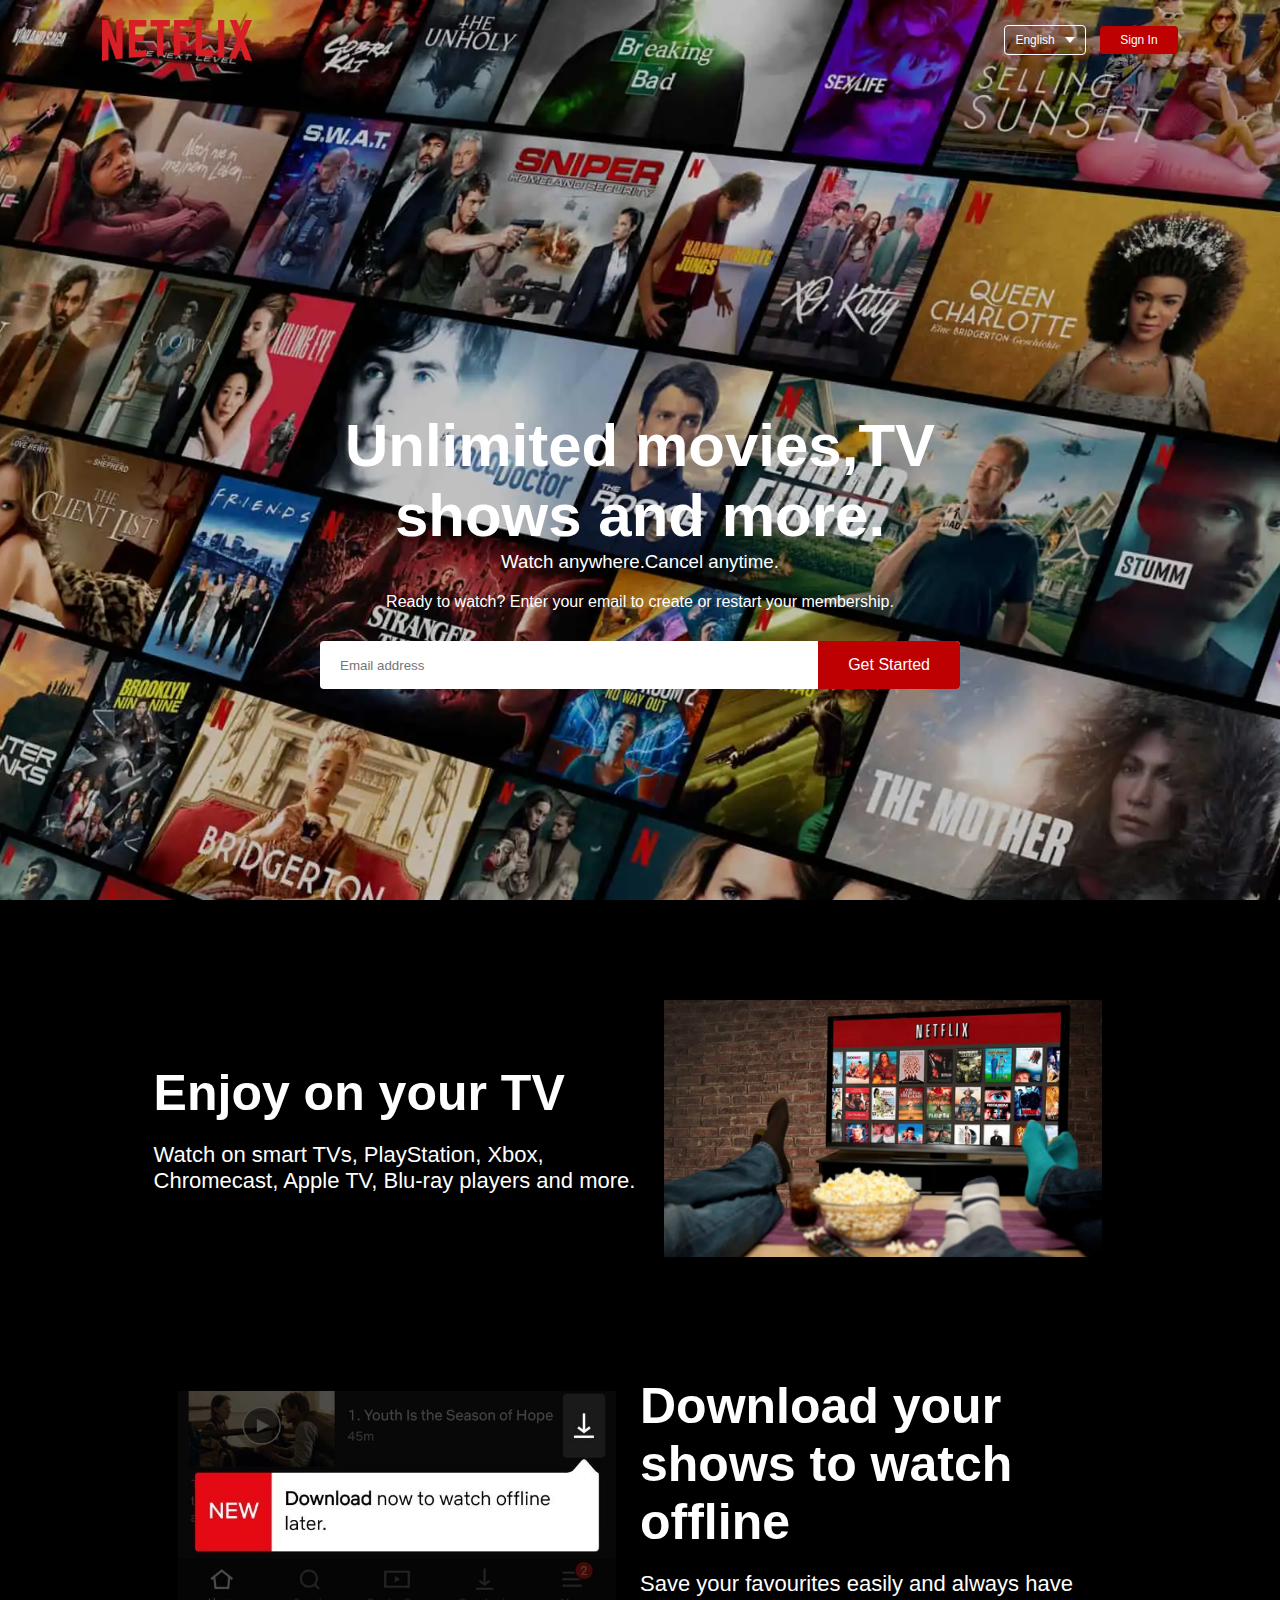
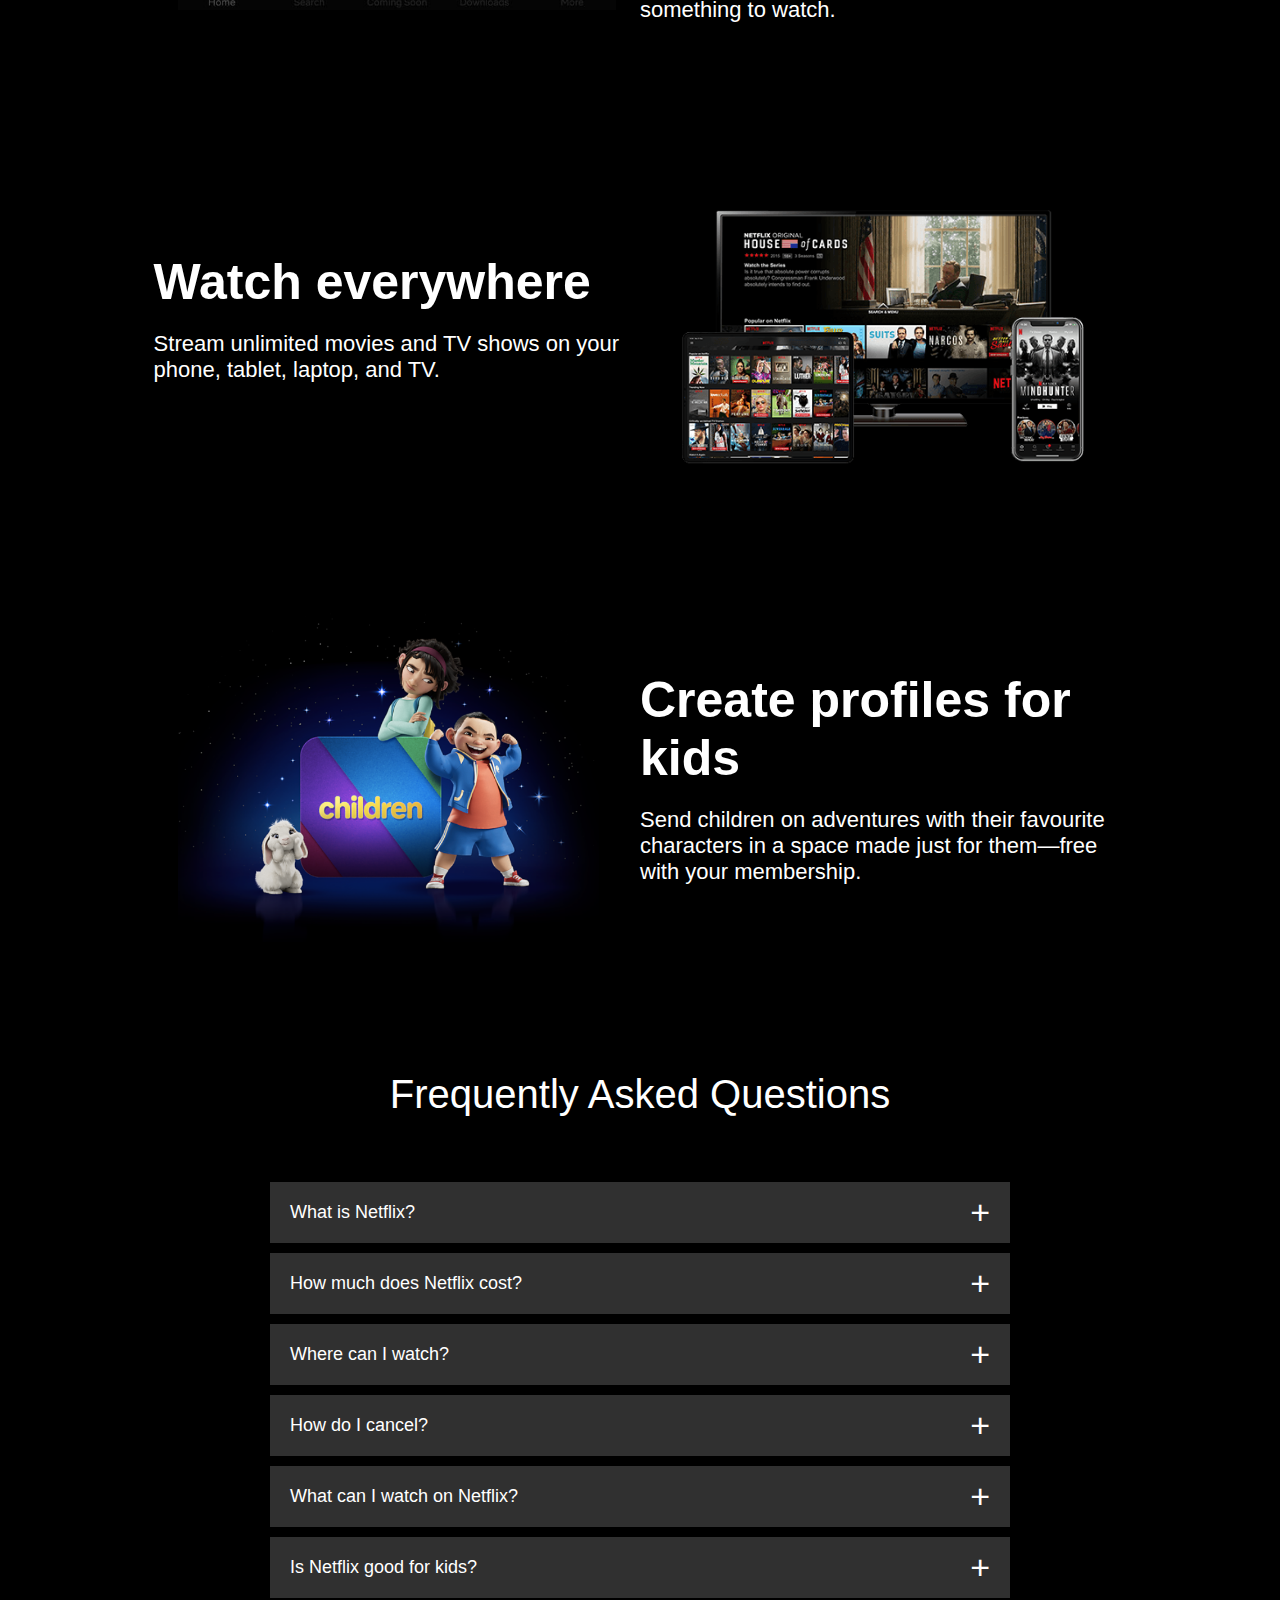
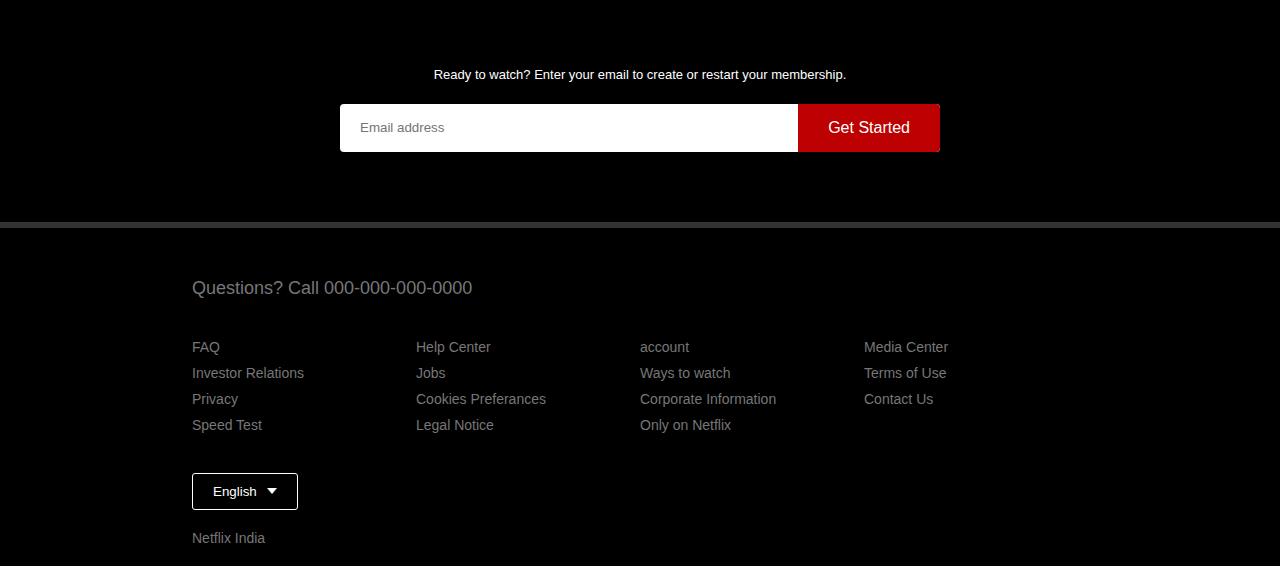
<file: index.html>
<!DOCTYPE html>
<html lang="en">

<head>
    <meta charset="UTF-8">
    <meta name="viewport" content="width=device-width, initial-scale=1.0">
    <title>Netflex Website Clone</title>
    <link rel="stylesheet" href="netflex/style.css">
</head>

<body>
    <div class="header">
        <nav>
            <img src="netflex/images/logo.png" alt="Netflex" class="logo">
            <div>
                <button class="language-btn">English <img src="netflex/images/down-icon.png"></button>
                <button>Sign In</button>
            </div>
        </nav>
        <div class="header-content">
            <h1>Unlimited movies,TV shows and more.</h1>
            <h3>Watch anywhere.Cancel anytime.</h3>
            <p>Ready to watch? Enter your email to create or restart your membership.</p>
            <form class="email-signup">
                <input type="email" placeholder="Email address" required>
                <button type="submit">Get Started</button>
            </form>
        </div>
    </div>

    <div class="features">
        <div class="row">
            <div class="text-col">
                <h2>Enjoy on your TV</h2>
                <p>Watch on smart TVs, PlayStation, Xbox, Chromecast, Apple TV, Blu-ray players and more.</p>
            </div>
            <div class="img-col">
                    <img src="netflex/images/tv.png">
            </div>
        </div>
        <div class="row">
            <div class="img-col">
                <img src="netflex/images/download.jpg">
            </div>
            <div class="text-col">
                <h2>Download your shows to watch offline</h2>
                <p>Save your favourites easily and always have something to watch.</p>
            </div>
        </div>
        <div class="row">
            <div class="text-col">
                <h2>Watch everywhere</h2>
                <p>Stream unlimited movies and TV shows on your phone, tablet, laptop, and TV.</p>
            </div>
            <div class="img-col">
                <img src="netflex/images/about_phone.png">
            </div>
        </div>
        <div class="row">
            <div class="img-col">
                <img src="netflex/images/kids.png">
            </div>
            <div class="text-col">
                <h2>Create profiles for kids</h2>
                <p>Send children on adventures with their favourite characters in a space made just for them—free with
                  your membership.
                </p>
            </div>
        </div>
    </div>

    <div class="faq">
        <h2>Frequently Asked Questions</h2>
        <ul class="accordion">
            <li>
                <input type="radio" name="accordion" id="first">
                <label for="first">What is Netflix?</label>
                <div class="content">
                    <p>Netflix is a streaming service that offers a wide variety of award-winning TV shows, movies,
                        anime, documentaries and more - on thousands of internet-connected devices.You can watch as much as you want, whenever you want, without a single ad – all for one low
                        monthly price. There's always something new to discover, and new TV shows and movies are added every week!</p>
                </div>
            </li>
            <li>
                <input type="radio" name="accordion" id="second">
                <label for="second">How much does Netflix cost?</label>
                <div class="content">
                    <p>Watch Netflix on your smartphone, tablet, Smart TV, laptop, or streaming device, all for one
                        fixed monthly fee. Plans range from ₹149 to ₹649 a month. No extra costs, no contracts.
                    </p>
                </div>
            </li>
            <li>
                <input type="radio" name="accordion" id="third">
                <label for="third">Where can I watch?</label>
                <div class="content">
                    <p>Watch anywhere, anytime. Sign in with your Netflix account to watch instantly on the web at netflix.com from your personal computer or on any internet-connected device that offers the Netflix app, including
                       smart TVs, smartphones, tablets, streaming media players and game consoles.
                    </p>
                </div>
            </li>
            <li>
                <input type="radio" name="accordion" id="fourth">
                <label for="fourth">How do I cancel?</label>
                <div class="content">
                    <p>Netflix is flexible. There are no annoying contracts and no commitments. You can easily cancel
                       your account online in two clicks. There are no cancellation fees - start or stop your account anytime.
                    </p>
                </div>
            </li>
            <li>
                <input type="radio" name="accordion" id="fifth">
                <label for="fifth">What can I watch on Netflix?</label>
                <div class="content">
                    <p>Netflix has an extensive library of feature films, documentaries, TV shows, anime, award-winning
                       Netflix originals, and more. Watch as much as you want, anytime you want.
                    </p>
                </div>
            </li>
            <li>
                <input type="radio" name="accordion" id="sixth">
                <label for="sixth">Is Netflix good for kids?</label>
                <div class="content">
                    <p> The Netflix Kids experience is included in your membership to give parents control while kids
                        enjoy family-friendly TV shows and films in their own space. Kids profiles come with PIN-protected parental controls that let you restrict the maturity
                        rating of content kids can watch and block specific titles you don't want kids to see.
                    </p>
                </div>
            </li>
        </ul>
        <small>Ready to watch? Enter your email to create or restart your membership.</small>
        <form class="email-signup">
            <input type="email" placeholder="Email address" required>
            <button type="submit">Get Started</button>
        </form>
    </div>
    <div class="footer">
        <h2>Questions? Call 000-000-000-0000</h2>
        <div class="row">
            <div class="col">
                <a href="#">FAQ</a>
                <a href="#">Investor Relations</a>
                <a href="#">Privacy</a>
                <a href="#">Speed Test</a>
            </div>
            <div class="col">
                <a href="#">Help Center</a>
                <a href="#">Jobs</a>
                <a href="#">Cookies Preferances</a>
                <a href="#">Legal Notice</a>
            </div>
            <div class="col">
                <a href="#">account</a>
                <a href="#">Ways to watch</a>
                <a href="#">Corporate Information</a>
                <a href="#">Only on Netflix</a>
            </div>
            <div class="col">
                <a href="#">Media Center</a>
                <a href="#">Terms of Use</a>
                <a href="#">Contact Us</a>
            </div>
        </div>
        <button class="language-btn">English <img src="netflex/images/down-icon.png"></button>
        <p class="copyright-txt">Netflix India</p>
    </div>
</body>
</html>
</file>
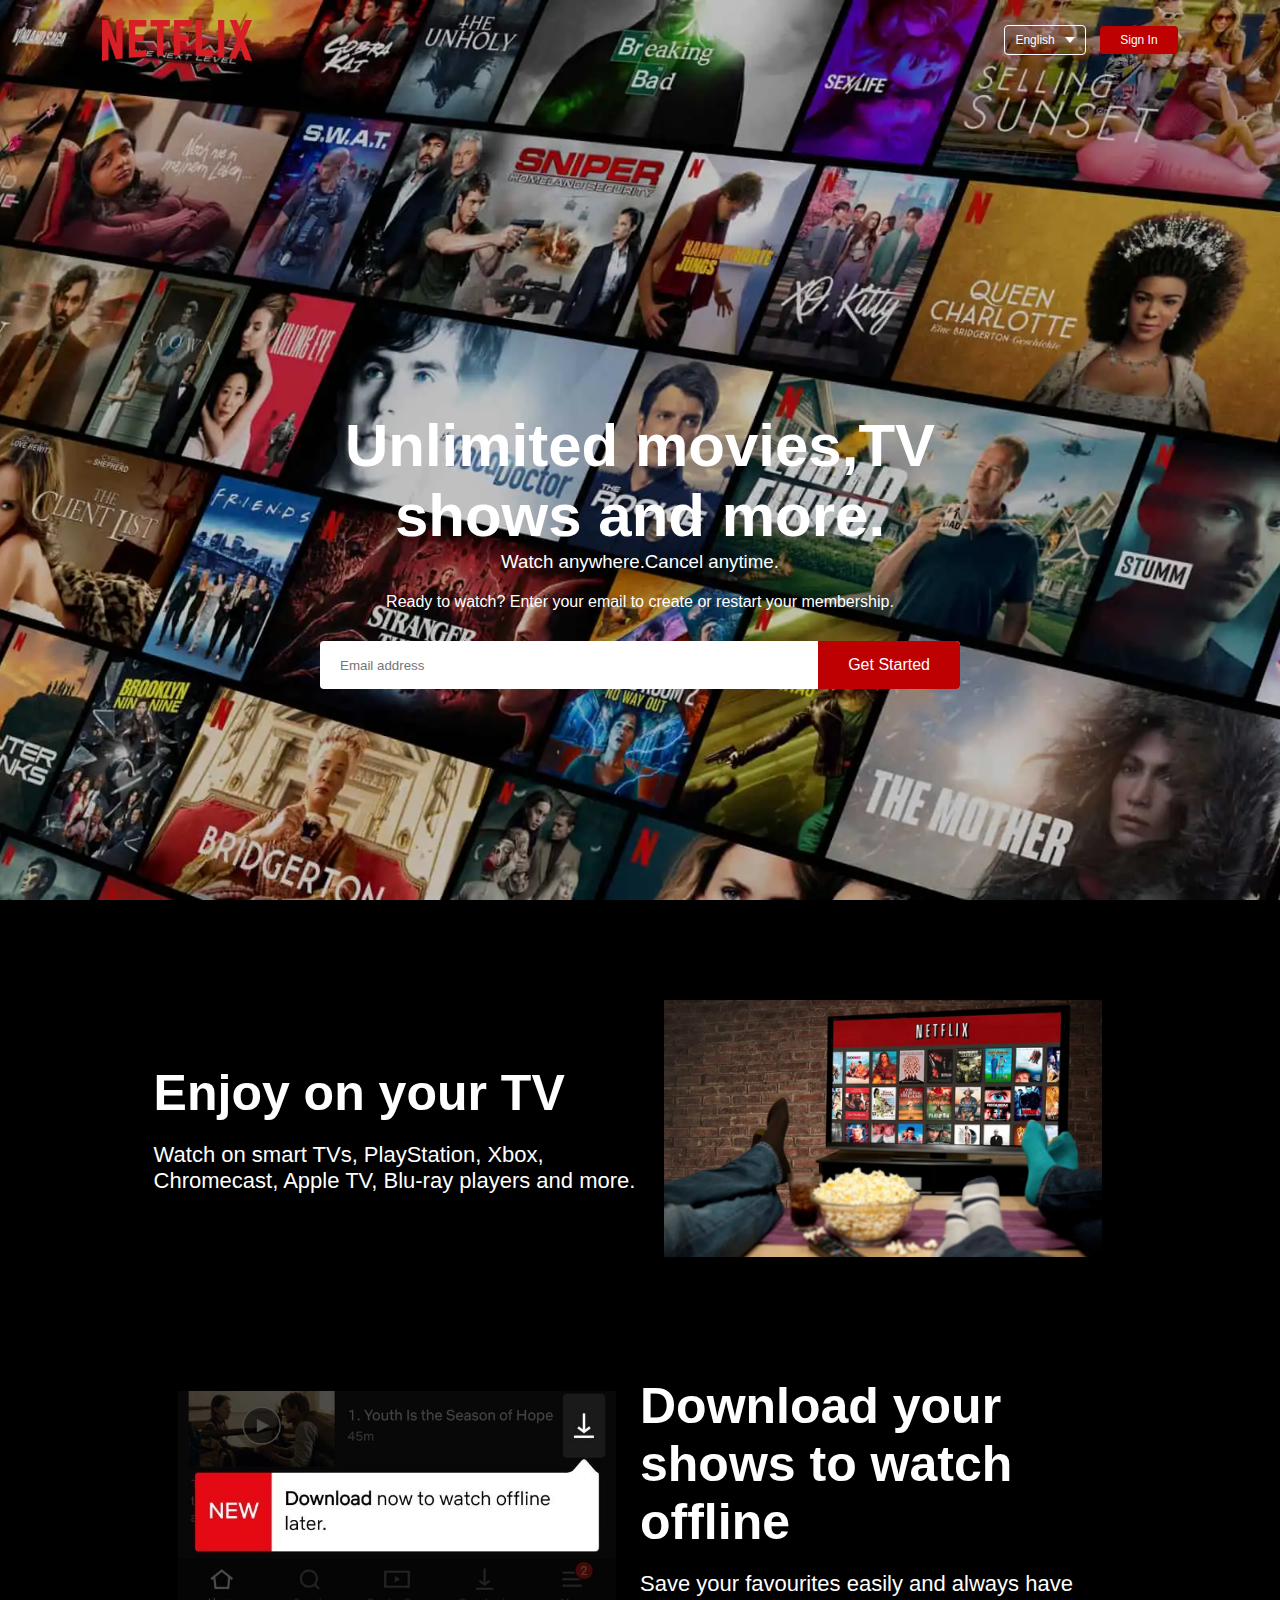
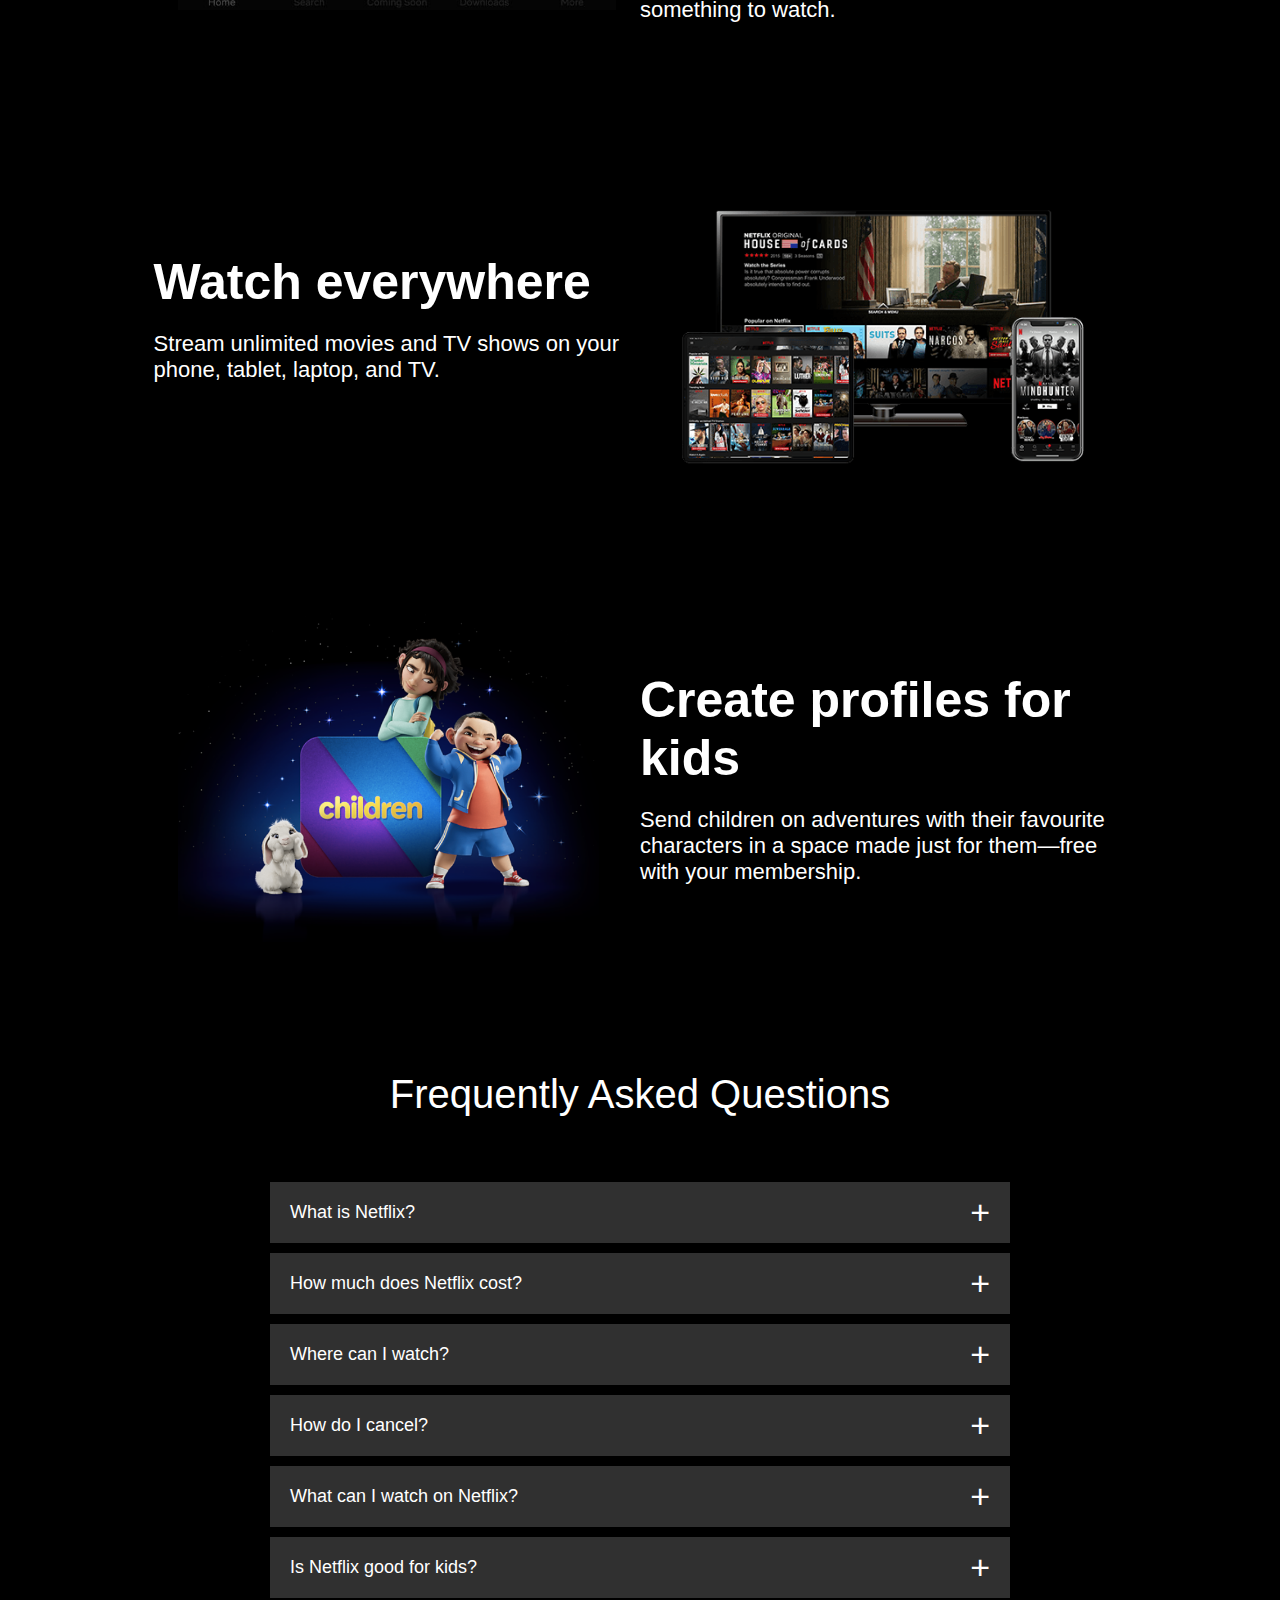
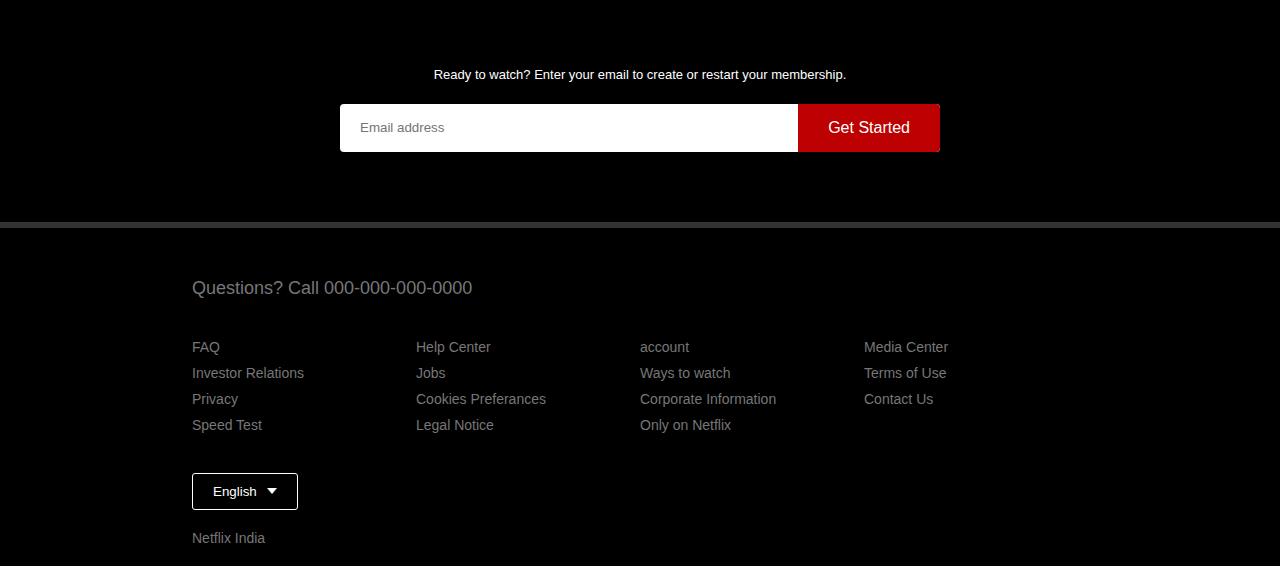
<file: netflex/index.html>
<!DOCTYPE html>
<html lang="en">

<head>
    <meta charset="UTF-8">
    <meta name="viewport" content="width=device-width, initial-scale=1.0">
    <title>Netflex Website Clone</title>
    <link rel="stylesheet" href="style.css">
</head>

<body>
    <div class="header">
        <nav>
            <img src="images/logo.png" alt="Netflex" class="logo">
            <div>
                <button class="language-btn">English <img src="images/down-icon.png"></button>
                <button>Sign In</button>
            </div>
        </nav>
        <div class="header-content">
            <h1>Unlimited movies,TV shows and more.</h1>
            <h3>Watch anywhere.Cancel anytime.</h3>
            <p>Ready to watch? Enter your email to create or restart your membership.</p>
            <form class="email-signup">
                <input type="email" placeholder="Email address" required>
                <button type="submit">Get Started</button>
            </form>
        </div>
    </div>

    <div class="features">
        <div class="row">
            <div class="text-col">
                <h2>Enjoy on your TV</h2>
                <p>Watch on smart TVs, PlayStation, Xbox, Chromecast, Apple TV, Blu-ray players and more.</p>
            </div>
            <div class="img-col">
                    <img src="images/tv.png">
            </div>
        </div>
        <div class="row">
            <div class="img-col">
                <img src="images/download.jpg">
            </div>
            <div class="text-col">
                <h2>Download your shows to watch offline</h2>
                <p>Save your favourites easily and always have something to watch.</p>
            </div>
        </div>
        <div class="row">
            <div class="text-col">
                <h2>Watch everywhere</h2>
                <p>Stream unlimited movies and TV shows on your phone, tablet, laptop, and TV.</p>
            </div>
            <div class="img-col">
                <img src="images/about_phone.png">
            </div>
        </div>
        <div class="row">
            <div class="img-col">
                <img src="images/kids.png">
            </div>
            <div class="text-col">
                <h2>Create profiles for kids</h2>
                <p>Send children on adventures with their favourite characters in a space made just for them—free with
                    your membership.</p>
            </div>
        </div>
    </div>

    <div class="faq">
        <h2>Frequently Asked Questions</h2>
        <ul class="accordion">
            <li>
                <input type="radio" name="accordion" id="first">
                <label for="first">What is Netflix?</label>
                <div class="content">
                    <p>Netflix is a streaming service that offers a wide variety of award-winning TV shows, movies,
                        anime, documentaries and
                        more - on thousands of internet-connected devices.
                        You can watch as much as you want, whenever you want, without a single ad – all for one low
                        monthly price. There's
                        always something new to discover, and new TV shows and movies are added every week!</p>
                </div>
            </li>
            <li>
                <input type="radio" name="accordion" id="second">
                <label for="second">How much does Netflix cost?</label>
                <div class="content">
                    <p>Watch Netflix on your smartphone, tablet, Smart TV, laptop, or streaming device, all for one
                        fixed monthly fee. Plans
                        range from ₹149 to ₹649 a month. No extra costs, no contracts.</p>
                </div>
            </li>
            <li>
                <input type="radio" name="accordion" id="third">
                <label for="third">Where can I watch?</label>
                <div class="content">
                    <p>Watch anywhere, anytime. Sign in with your Netflix account to watch instantly on the web at
                        netflix.com from your
                        personal computer or on any internet-connected device that offers the Netflix app, including
                        smart TVs, smartphones,
                        tablets, streaming media players and game consoles.</p>
                </div>
            </li>
            <li>
                <input type="radio" name="accordion" id="fourth">
                <label for="fourth">How do I cancel?</label>
                <div class="content">
                    <p>Netflix is flexible. There are no annoying contracts and no commitments. You can easily cancel
                        your account online in
                        two clicks. There are no cancellation fees - start or stop your account anytime.</p>
                </div>
            </li>
            <li>
                <input type="radio" name="accordion" id="fifth">
                <label for="fifth">What can I watch on Netflix?</label>
                <div class="content">
                    <p>Netflix has an extensive library of feature films, documentaries, TV shows, anime, award-winning
                        Netflix originals, and
                        more. Watch as much as you want, anytime you want.</p>
                </div>
            </li>
            <li>
                <input type="radio" name="accordion" id="sixth">
                <label for="sixth">Is Netflix good for kids?</label>
                <div class="content">
                    <p>
                        The Netflix Kids experience is included in your membership to give parents control while kids
                        enjoy family-friendly TV
                        shows and films in their own space.

                        Kids profiles come with PIN-protected parental controls that let you restrict the maturity
                        rating of content kids can
                        watch and block specific titles you don't want kids to see.</p>
                </div>
            </li>
        </ul>
        <small>Ready to watch? Enter your email to create or restart your membership.</small>
        <form class="email-signup">
            <input type="email" placeholder="Email address" required>
            <button type="submit">Get Started</button>
        </form>
    </div>
    <div class="footer">
        <h2>Questions? Call 000-000-000-0000</h2>
        <div class="row">
            <div class="col">
                <a href="#">FAQ</a>
                <a href="#">Investor Relations</a>
                <a href="#">Privacy</a>
                <a href="#">Speed Test</a>
            </div>
            <div class="col">
                <a href="#">Help Center</a>
                <a href="#">Jobs</a>
                <a href="#">Cookies Preferances</a>
                <a href="#">Legal Notice</a>
            </div>
            <div class="col">
                <a href="#">account</a>
                <a href="#">Ways to watch</a>
                <a href="#">Corporate Information</a>
                <a href="#">Only on Netflix</a>
            </div>
            <div class="col">
                <a href="#">Media Center</a>
                <a href="#">Terms of Use</a>
                <a href="#">Contact Us</a>
            </div>
        </div>
        <button class="language-btn">English <img src="images/down-icon.png"></button>
        <p class="copyright-txt">Netflix India</p>
    </div>
</body>

</html>
</file>
<file: netflex/style.css>
* {
    margin: 0;
    padding: 0;
    font-family: 'Poppins', sans-serif;
    box-sizing: border-box;
}

body {
    background: #000;
    color: #fff;
}

.header {
    width: 100%;
    height: 100vh;
    background-image: linear-gradient(rgba(0, 0, 0, 0), rgba(0, 0, 0, 0)), url(images/background.jpg);
    background-size: cover;
    background-position: center;
    padding: 10px 8%;
    position: relative;
}

nav {
    display: flex;
    align-items: center;
    justify-content: space-between;
    padding: 10px 0;
}

.logo {
    width: 150px;
    cursor: pointer;
}

nav button {
    border: 0;
    outline: 0;
    background: #bd0001;
    color: #fff;
    padding: 7px 20px;
    font-size: 12px;
    border-radius: 4px;
    margin-left: 10px;
    cursor: pointer;
}

.language-btn {
    display: inline-flex;
    align-items: center;
    background: transparent;
    border: 1px solid #fff;
    padding: 7px 10px;
}

.language-btn img {
    width: 10px;
    margin-left: 10px;
}


.header-content {
    position: absolute;
    top: 50%;
    left: 50%;
    transform: translate(-50%, -50%);
    text-align: center;
    margin-top: 100px;
}

.header-content h1 {
    font-size: 60px;
    line-height: 70px;
    font-weight: 600;
    max-width: 650px;
}

.header-content h3 {
    font-weight: 400;
    margin-bottom: 20px;
}

.email-signup {
    background: #fff;
    border-radius: 4px;
    display: flex;
    align-items: center;
    margin-top: 30px;
    overflow: hidden;
}

.email-signup input {
    flex: 1;
    border: 0;
    outline: 0;
    margin-left: 20px;
}

.email-signup button {
    background: #bd0001;
    border: 0;
    outline: 0;
    color: #fff;
    font-size: 16px;
    cursor: pointer;
    padding: 15px 30px;
}

/*-----------------features--------------*/

.features {
    padding: 50px 12%;
    font-size: 22px;
}

.row {
    display: flex;
    width: 100%;
    align-items: center;
    flex-wrap: wrap;
    padding: 50px 0;
}

.text-col {
    flex-basis: 50%;
    margin-bottom: 20px;
}

.img-col {
    flex-basis: 50%;
    margin-bottom: 20px;
}

.img-col img {
    display: block;
    width: 90%;
    margin: auto;
}

.features h2 {
    font-size: 50px;
    font-weight: 600;
    margin-bottom: 20px;
}

/*------------------------FAQ------------------*/
.faq {
    padding: 10px 12px;
    text-align: center;
    font-size: 18px;
}

.faq h2 {
    font-weight: 500;
    font-size: 40px;
}

.accordion {
    margin: 60px auto;
    width: 100%;
    max-width: 750px;
}

.accordion li {
    list-style: none;
    width: 100%;
    padding: 5px;
}

.accordion li label {
    display: flex;
    align-items: center;
    padding: 20px;
    font-size: 18px;
    font-weight: 500;
    background: #303030;
    cursor: pointer;
    position: relative;
}

label::after {
    content: '+';
    font-size: 34px;
    position: absolute;
    right: 20px;
    transition: transform 0.5;
}

input[type="radio"] {
    display: none;
}

.accordion .content {
    background: #303030;
    text-align: left;
    padding: 0 20px;
    max-height: 0;
    overflow: hidden;
    transition: max-height 0.5s, padding 0.5s;
}

.accordion input[type="radio"]:checked+label+.content {
    max-height: 600px;
    padding: 30px 20px;
}

.accordion input[type="radio"]:checked+label::after {
    transform: rotate(135deg);
}

.faq .email-signup {
    max-width: 600px;
    margin: 20px auto 60px;
}

.faq small {
    font-size: 13px;
}

/*----------footer-------------*/
.footer {
    padding: 50px 15% 10px;
    border-top: 6px solid #333;
    color: #777;
}
.footer h2{
    font-size: 18px;
    font-weight: 400;
    margin-bottom: 30px;
}
.footer .col{
    flex-basis: 25%;
    flex-grow: 1;
    margin-bottom: 20px;
}
.footer .col a{
    display: block;
    text-decoration: none;
    color: #777;
    font-size: 14px;
    margin-bottom: 10px;
}
.footer .row{
    align-items: flex-start;
    padding: 10px 0;
}
.footer .language-btn{
    color: #fff;
    padding: 10px 20px;
    border-radius:  3px; ;
}
.copyright-txt{
    font-size: 14px;
    margin-top: 20px;
    margin-bottom: 10px;
}

/*----------------media queries for small screen-----------*/
@media only screen and(max-width:600px) {
    .logo{
        width: 100px;
    }
    nav button{
        padding: 5px 10px;
    }
    nav .language-btn{
        padding: 4px 8px;
    }
    .header-content{
        position: unset;
        transform: none;
        padding-top: 150px;
    }
    .header-content h1{
        font-size: 30px;
    }
    .email-signup button{
        font-size: 12px;
        padding: 10px 15px;
    }
    .text-col, .img-col{
        flex-basis: 100%;
    }
    .features h2{
        font-size: 30px;
    }
    .features p{
        font-size: 15px;
    }
    .row:nth-child(2), .row:nth-child(4){
        flex-direction: column-reverse;
    }
    .features .row{
        padding: 10px 0;
    }
    .faq h2{
        font-size: 20px;
    }
    .accordion .content{
        font-size: 14px;
    }
    .accordion li label{
        padding: 10px;
        font-size: 14px;
    }
    .label::after{
        font-size: 22px;
    }
}
</file>
